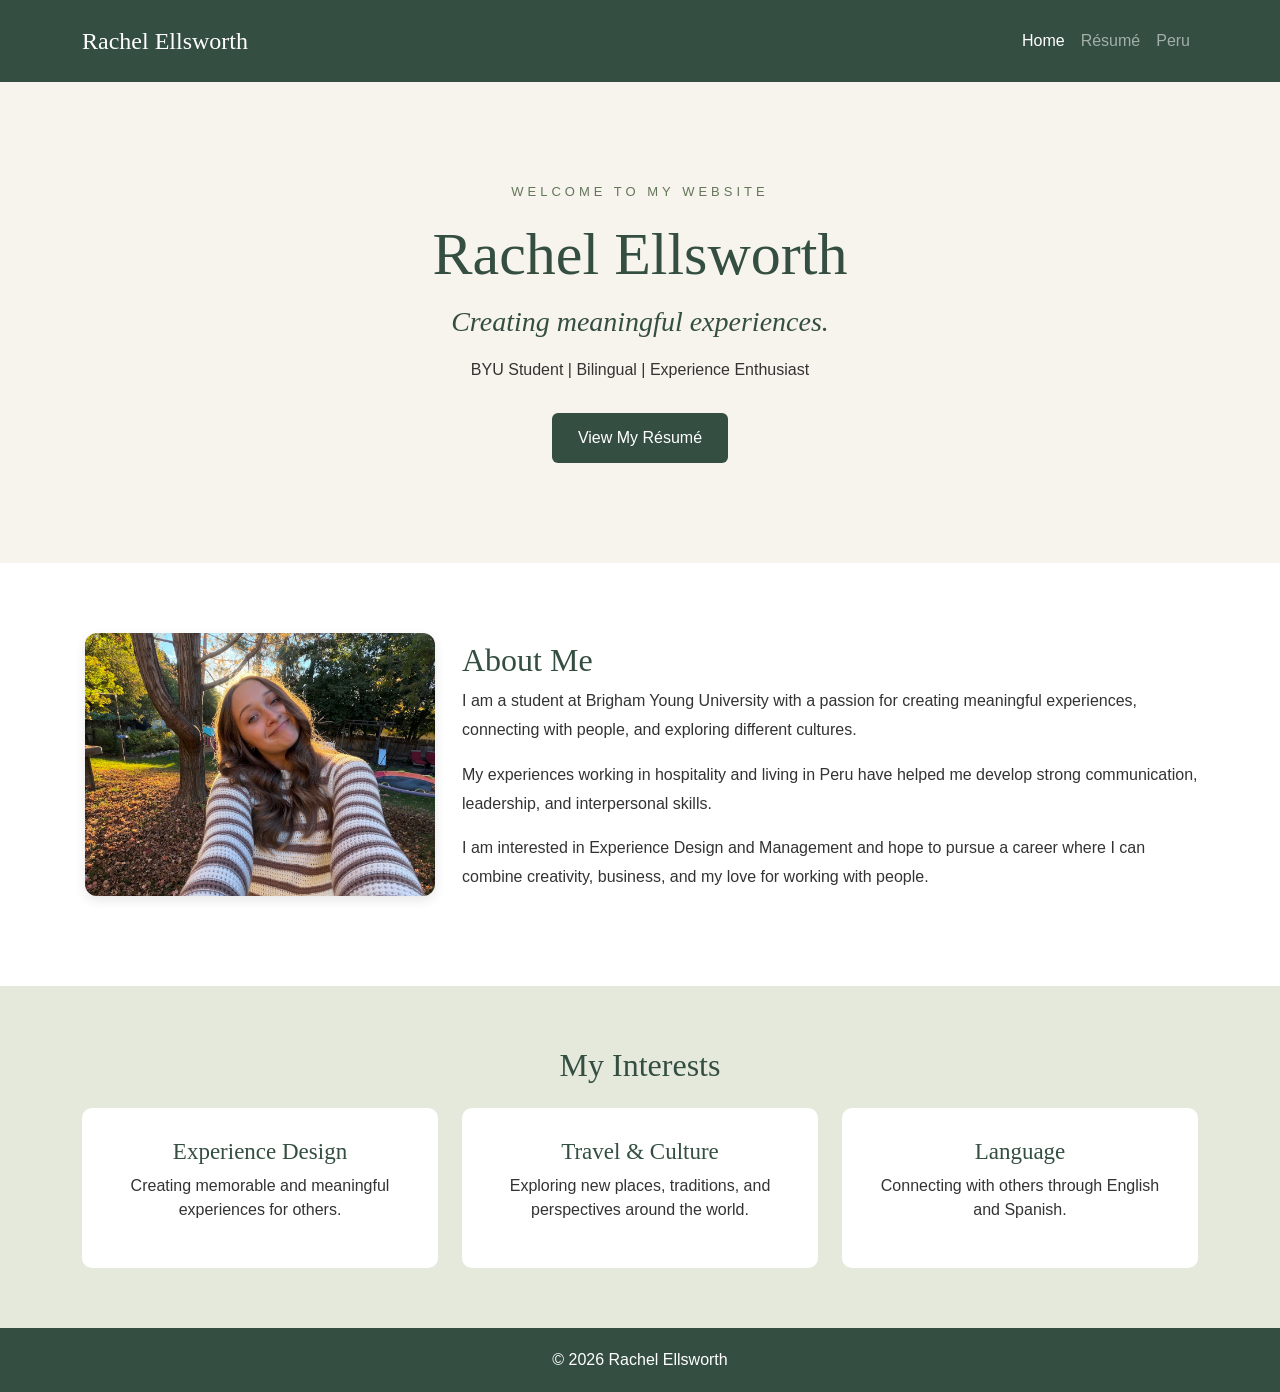
<file: index.html>
<!DOCTYPE html>
<html lang="en">
<head>
    <meta charset="UTF-8">
    <meta name="viewport" content="width=device-width, initial-scale=1.0">
    <title>Rachel Ellsworth | Home</title>

    <!-- Bootstrap -->
    <link href="https://cdn.jsdelivr.net/npm/bootstrap@5.3.3/dist/css/bootstrap.min.css" rel="stylesheet">

    <!-- Custom stylesheet -->
    <link rel="stylesheet" href="css/styles.css">
</head>

<body>

    <!-- Navigation -->
    <nav class="navbar navbar-expand navbar-dark">
        <div class="container">
            <a class="navbar-brand" href="index.html">
                Rachel Ellsworth
            </a>
    <div class="navbar-nav ms-auto">
        <a class="nav-link active" href="index.html">Home</a>
        <a class="nav-link" href="resume.html">Résumé</a>
         <a class="nav-link" href="scratch.html">Peru</a>
    </div>
        </div>
    </nav>

    <!-- Welcome section -->
    <header class="hero text-center">
        <div class="container">
            <p class="subtitle">WELCOME TO MY WEBSITE</p>
            <h1>Rachel Ellsworth</h1>
            <h2>Creating meaningful experiences.</h2>
            <p>BYU Student | Bilingual | Experience Enthusiast</p>
            <a href="resume.html" class="btn custom-btn">
                View My Résumé
            </a>
        </div>
    </header>

    <!-- About me section -->
    <section class="about-section">
        <div class="container">
            <div class="row align-items-center">
                <div class="col-md-4 text-center">
                    <img src="images/profile.jpg" 
                    alt="Rachel Ellsworth" 
                    class="profile-photo">
                </div>

                <div class="col-md-8">
                    <h2>About Me</h2>
                    <p>
                        I am a student at Brigham Young University
                        with a passion for creating meaningful
                        experiences, connecting with people, and
                        exploring different cultures.
                    </p>
                    <p>
                        My experiences working in hospitality and
                        living in Peru have helped me develop
                        strong communication, leadership, and
                        interpersonal skills.
                    </p>
                    <p>
                        I am interested in Experience Design and
                        Management and hope to pursue a career
                        where I can combine creativity, business,
                        and my love for working with people.
                    </p>
                </div>
            </div>
        </div>
    </section>

    <!-- Interests section -->
    <section class="interests-section">
        <div class="container">
            <h2 class="text-center mb-4">My Interests</h2>

            <div class="row g-4">

                <div class="col-md-4">
                    <div class="interest-card">
                        <h3>Experience Design</h3>
                        <p>
                            Creating memorable and meaningful
                            experiences for others.
                        </p>
                    </div>
                </div>

                <div class="col-md-4">
                    <div class="interest-card">
                        <h3>Travel & Culture</h3>
                        <p>
                            Exploring new places, traditions,
                            and perspectives around the world.
                        </p>
                    </div>
                </div>

                <div class="col-md-4">
                    <div class="interest-card">
                        <h3>Language</h3>
                        <p>
                            Connecting with others through
                            English and Spanish.
                        </p>
                    </div>
                </div>

            </div>
        </div>
    </section>

    <!-- Footer -->
    <footer>
        <p>&copy; 2026 Rachel Ellsworth</p>
    </footer>

</body>
</html>
</file>
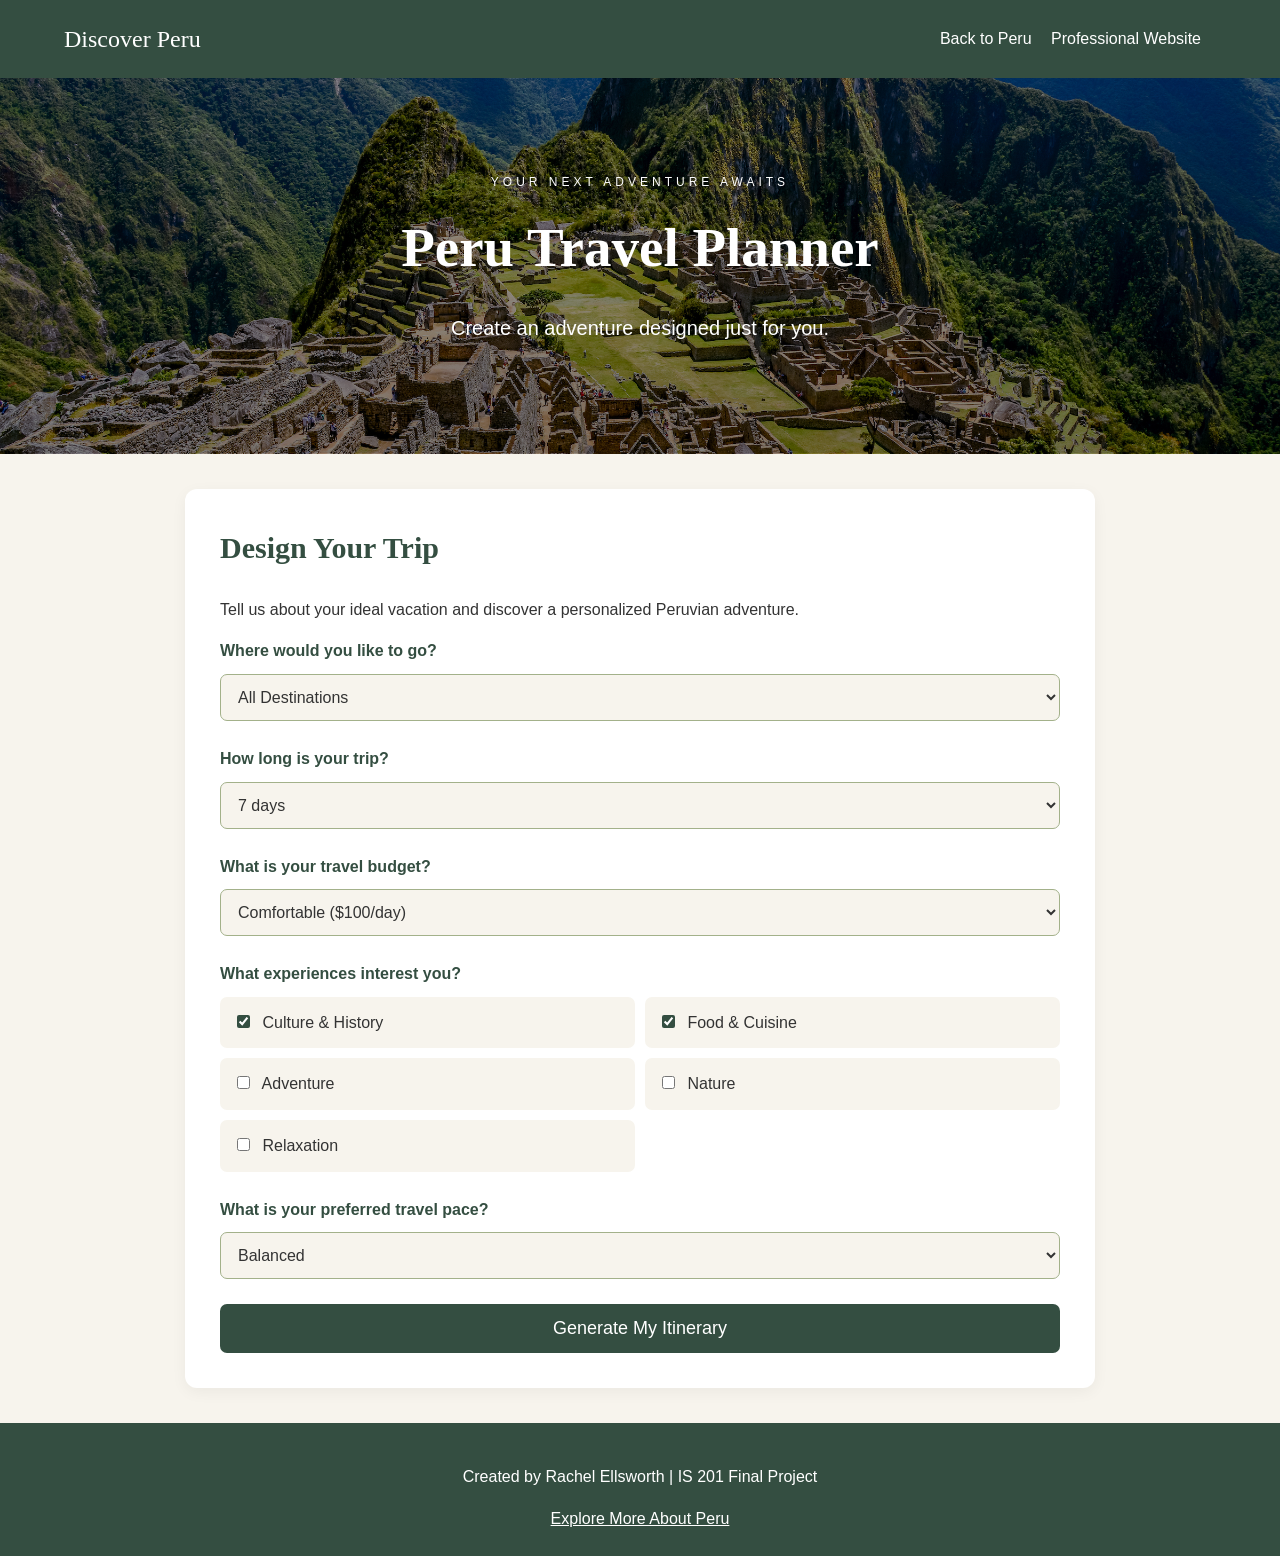
<file: app.html>
<!DOCTYPE html>
<html lang="en">
<head>
    <meta charset="UTF-8">
    <meta name="viewport" content="width=device-width, initial-scale=1.0">
    <title>Discover Peru | Travel Planner</title>

    <style>
        * {
            box-sizing: border-box;
        }

        body {
            margin: 0;
            background-color: #F7F4ED;
            color: #333333;
            font-family: Arial, sans-serif;
            line-height: 1.6;
        }

        h1, h2, h3 {
            font-family: Georgia, serif;
            color: #344E41;
        }

        nav {
            background-color: #344E41;
            padding: 20px 5%;
            display: flex;
            justify-content: space-between;
            align-items: center;
            flex-wrap: wrap;
            gap: 15px;
        }

        nav a {
            color: white;
            text-decoration: none;
            margin-right: 15px;
        }

        nav a:hover {
            text-decoration: underline;
        }

        .brand {
            font-family: Georgia, serif;
            font-size: 24px;
        }

        header {
            background-image: linear-gradient(
                rgba(0, 0, 0, 0.4),
                rgba(0, 0, 0, 0.5)
            ), url("images/machupicchu.jpg");
            background-size: cover;
            background-position: center;
            text-align: center;
            padding: 90px 20px;
            color: white;
        }

        header h1 {
            color: white;
            font-size: 55px;
            margin: 10px 0;
        }

        header p {
            font-size: 20px;
        }

        .subtitle {
            letter-spacing: 4px;
            font-size: 12px;
        }

        .container {
            max-width: 950px;
            margin: 35px auto;
            padding: 0 20px;
        }

        .panel {
            background-color: white;
            padding: 35px;
            border-radius: 12px;
            margin-bottom: 25px;
            box-shadow: 0 4px 15px rgba(0,0,0,0.05);
        }

        .panel h2 {
            margin-top: 0;
            font-size: 30px;
        }

        .field {
            margin-bottom: 25px;
        }

        .field-title {
            display: block;
            font-weight: bold;
            color: #344E41;
            margin-bottom: 10px;
        }

        select {
            width: 100%;
            padding: 13px;
            border: 1px solid #A3B18A;
            border-radius: 7px;
            background-color: #F7F4ED;
            font-size: 16px;
            color: #333333;
        }

        .options {
            display: grid;
            grid-template-columns: repeat(2, 1fr);
            gap: 10px;
        }

        .option {
            background-color: #F7F4ED;
            padding: 13px;
            border-radius: 7px;
            cursor: pointer;
        }

        input[type="checkbox"],
        input[type="radio"] {
            accent-color: #344E41;
            margin-right: 8px;
        }

        button {
            background-color: #344E41;
            color: white;
            border: none;
            border-radius: 7px;
            padding: 14px 24px;
            font-size: 16px;
            cursor: pointer;
        }

        button:hover {
            background-color: #526B4E;
        }

        .generate-button {
            width: 100%;
            font-size: 18px;
        }

        .summary-grid {
            display: grid;
            grid-template-columns: repeat(3, 1fr);
            gap: 15px;
            margin: 25px 0;
        }

        .summary-card {
            background-color: #E4E9DC;
            padding: 20px;
            border-radius: 8px;
            text-align: center;
        }

        .summary-card strong {
            display: block;
            color: #344E41;
            font-size: 25px;
        }

        .day-card {
            background-color: #F7F4ED;
            border-left: 5px solid #A3B18A;
            padding: 20px;
            margin-bottom: 15px;
            border-radius: 8px;
        }

        .day-card h3 {
            margin-top: 0;
        }

        .day-card p {
            margin: 8px 0;
        }

        .budget-row {
            display: flex;
            justify-content: space-between;
            padding: 10px 0;
            border-bottom: 1px solid #DDDDDD;
        }

        .tips {
            background-color: #E4E9DC;
            padding: 20px;
            border-radius: 8px;
            margin: 25px 0;
        }

        .actions {
            display: flex;
            flex-wrap: wrap;
            gap: 10px;
            margin-top: 25px;
        }

        .secondary-button {
            background-color: #A3B18A;
            color: #24382D;
        }

        .note {
            font-size: 13px;
            color: #666666;
        }

        footer {
            background-color: #344E41;
            color: white;
            text-align: center;
            padding: 25px;
        }

        footer a {
            color: white;
        }

        @media (max-width: 650px) {
            header h1 {
                font-size: 38px;
            }

            .options,
            .summary-grid {
                grid-template-columns: 1fr;
            }

            .panel {
                padding: 22px;
            }
        }

        @media print {
            nav, header, footer, #planner-form, .actions {
                display: none !important;
            }

            body {
                background: white;
            }

            .panel {
                box-shadow: none;
                padding: 0;
            }

            .day-card {
                break-inside: avoid;
            }
        }
    </style>
</head>

<body>

    <nav>
        <a class="brand" href="scratch.html">Discover Peru</a>
        <div>
            <a href="scratch.html">Back to Peru</a>
            <a href="index.html">Professional Website</a>
        </div>
    </nav>

    <header>
        <span class="subtitle">YOUR NEXT ADVENTURE AWAITS</span>
        <h1>Peru Travel Planner</h1>
        <p>Create an adventure designed just for you.</p>
    </header>

    <main class="container">

        <form class="panel" id="planner-form">

            <h2>Design Your Trip</h2>
            <p>
                Tell us about your ideal vacation and discover
                a personalized Peruvian adventure.
            </p>

            <div class="field">
                <label class="field-title" for="destination">
                    Where would you like to go?
                </label>

                <select id="destination">
                    <option value="lima">Lima</option>
                    <option value="cusco">Cusco & Sacred Valley</option>
                    <option value="machu">Machu Picchu Region</option>
                    <option value="all" selected>All Destinations</option>
                </select>
            </div>

            <div class="field">
                <label class="field-title" for="days">
                    How long is your trip?
                </label>

                <select id="days">
                    <option value="3">3 days</option>
                    <option value="5">5 days</option>
                    <option value="7" selected>7 days</option>
                    <option value="10">10 days</option>
                    <option value="14">14 days</option>
                </select>
            </div>

            <div class="field">
                <label class="field-title" for="budget">
                    What is your travel budget?
                </label>

                <select id="budget">
                    <option value="50">Budget-friendly ($50/day)</option>
                    <option value="100" selected>Comfortable ($100/day)</option>
                    <option value="200">Luxury ($200/day)</option>
                </select>
            </div>

            <div class="field">
                <span class="field-title">
                    What experiences interest you?
                </span>

                <div class="options">

                    <label class="option">
                        <input type="checkbox" name="interest"
                               value="culture" checked>
                        Culture & History
                    </label>

                    <label class="option">
                        <input type="checkbox" name="interest"
                               value="food" checked>
                        Food & Cuisine
                    </label>

                    <label class="option">
                        <input type="checkbox" name="interest"
                               value="adventure">
                        Adventure
                    </label>

                    <label class="option">
                        <input type="checkbox" name="interest"
                               value="nature">
                        Nature
                    </label>

                    <label class="option">
                        <input type="checkbox" name="interest"
                               value="relaxation">
                        Relaxation
                    </label>

                </div>
            </div>

            <div class="field">
                <label class="field-title" for="pace">
                    What is your preferred travel pace?
                </label>

                <select id="pace">
                    <option value="relaxed">Relaxed</option>
                    <option value="balanced" selected>Balanced</option>
                    <option value="active">Active</option>
                </select>
            </div>

            <button type="submit" class="generate-button">
                Generate My Itinerary
            </button>

        </form>

        <div class="panel" id="results" hidden>
            <h2>Your Personalized Itinerary</h2>
            <div id="summary"></div>
            <div id="itinerary"></div>

            <h2>Estimated Budget</h2>
            <div id="budget-breakdown"></div>

            <p class="note">
                All prices are illustrative estimates in US dollars
                per person, not live travel quotes. International
                flights, intercity transportation, Machu Picchu
                tickets and major tours are not included.
            </p>

            <div class="tips">
                <h3>Helpful Travel Tips</h3>
                <div id="travel-tips"></div>
            </div>

            <div class="actions">
                <button onclick="window.print()">
                    Print My Itinerary
                </button>

                <button class="secondary-button"
                        onclick="resetPlanner()">
                    Start Over
                </button>
            </div>
        </div>

    </main>

    <footer>
        <p>Created by Rachel Ellsworth | IS 201 Final Project</p>
        <a href="scratch.html">Explore More About Peru</a>
    </footer>

    <script>

        // Destination activity database

        const destinations = {

            lima: {
                name: "Lima",

                culture: [
                    "Explore the historic center of Lima",
                    "Visit the Larco Museum",
                    "Discover the artistic streets of Barranco",
                    "Explore the Huaca Pucllana archaeological site"
                ],

                food: [
                    "Try fresh Peruvian ceviche",
                    "Visit a local food market",
                    "Enjoy authentic lomo saltado",
                    "Try a traditional Peruvian cooking class"
                ],

                adventure: [
                    "Take a surfing lesson in Miraflores",
                    "Cycle along the coastal paths",
                    "Explore the city on a guided walking tour"
                ],

                nature: [
                    "Walk along the Miraflores Malecón",
                    "Visit the coastal parks",
                    "Explore the gardens of Parque Kennedy"
                ],

                relaxation: [
                    "Enjoy a coffee overlooking the Pacific Ocean",
                    "Watch the sunset from the coastline",
                    "Spend time exploring local cafés"
                ]
            },

            cusco: {
                name: "Cusco & Sacred Valley",

                culture: [
                    "Explore the Plaza de Armas",
                    "Visit Qorikancha",
                    "Discover the ruins of Sacsayhuamán",
                    "Visit the traditional town of Chinchero",
                    "Explore the historic streets of San Blas"
                ],

                food: [
                    "Explore the San Pedro Market",
                    "Try traditional Andean cuisine",
                    "Enjoy a Peruvian chocolate tasting",
                    "Visit a local family-run restaurant"
                ],

                adventure: [
                    "Explore the Sacred Valley with a local guide",
                    "Visit the terraces of Moray",
                    "Consider a guided Rainbow Mountain trip after acclimatizing"
                ],

                nature: [
                    "Admire the landscapes of the Sacred Valley",
                    "Visit the Maras salt mines",
                    "Enjoy scenic views of the Andes Mountains"
                ],

                relaxation: [
                    "Enjoy a quiet afternoon in San Blas",
                    "Relax at a local café",
                    "Browse traditional artisan shops"
                ]
            },

            machu: {
                name: "Machu Picchu Region",

                culture: [
                    "Visit Machu Picchu with a reserved ticket",
                    "Learn about the history of the Inca civilization",
                    "Explore the town of Aguas Calientes"
                ],

                food: [
                    "Try a local Peruvian restaurant",
                    "Enjoy a traditional Andean meal",
                    "Visit the local market in Aguas Calientes"
                ],

                adventure: [
                    "Explore approved walking trails around town",
                    "Consider a permitted mountain hike with advance reservations",
                    "Take a guided nature walk"
                ],

                nature: [
                    "Enjoy views of the surrounding cloud forest",
                    "Admire the Urubamba River",
                    "Explore the natural scenery around Aguas Calientes"
                ],

                relaxation: [
                    "Enjoy the local thermal baths if open",
                    "Relax at a café surrounded by mountains",
                    "Spend a quiet afternoon in Aguas Calientes"
                ]
            }
        };

        // Generate a destination schedule

        function getSchedule(destination, days) {

            if (destination !== "all") {
                return Array(days).fill(destination);
            }

            if (days < 7) {
                return null;
            }

            const limaDays = Math.max(2, Math.floor(days * 0.3));
            const machuDays = 2;
            const cuscoDays = days - limaDays - machuDays - 1;

            return [
                ...Array(limaDays).fill("lima"),
                ...Array(cuscoDays).fill("cusco"),
                ...Array(machuDays).fill("machu"),
                "cusco"
            ];
        }

        // Select activities based on interests

        function chooseActivities(city, interests, count, used) {

            let pool = [];

            interests.forEach(function(interest) {
                pool.push(...destinations[city][interest]);
            });

            let available = pool.filter(function(activity) {
                return !used.has(activity);
            });

            const selected = [];

            while (selected.length < count && available.length > 0) {

                const index = Math.floor(
                    Math.random() * available.length
                );

                const activity = available.splice(index, 1)[0];

                selected.push(activity);
                used.add(activity);
            }

            return selected;
        }

        // Main itinerary generator

        document.getElementById("planner-form")
            .addEventListener("submit", function(event) {

            event.preventDefault();

            const destination =
                document.getElementById("destination").value;

            const days = Number(
                document.getElementById("days").value
            );

            const dailyBudget = Number(
                document.getElementById("budget").value
            );

            const pace =
                document.getElementById("pace").value;

            let interests = Array.from(
                document.querySelectorAll(
                    'input[name="interest"]:checked'
                )
            ).map(function(input) {
                return input.value;
            });

            if (interests.length === 0) {
                interests = ["culture", "food", "nature"];
            }

            const schedule = getSchedule(destination, days);

            if (!schedule) {
                alert(
                    "For all three destinations, please select " +
                    "at least 7 days to allow time for travel " +
                    "and altitude acclimatization."
                );
                return;
            }

            const activitiesPerDay = {
                relaxed: 1,
                balanced: 2,
                active: 3
            }[pace];

            const total = dailyBudget * days;

            const destinationName = destination === "all"
                ? "Lima, Cusco & Machu Picchu"
                : destinations[destination].name;

            document.getElementById("summary").innerHTML = `
                <p><strong>Destination:</strong> ${destinationName}</p>

                <div class="summary-grid">

                    <div class="summary-card">
                        <strong>${days}</strong>
                        Days
                    </div>

                    <div class="summary-card">
                        <strong>$${dailyBudget}</strong>
                        Daily Budget
                    </div>

                    <div class="summary-card">
                        <strong>$${total.toLocaleString()}</strong>
                        Estimated Total
                    </div>

                </div>
            `;

            let itineraryHTML = "";
            const usedActivities = new Set();
            let machuVisited = false;

            // Build each day of the itinerary

            for (let i = 0; i < days; i++) {

                const city = schedule[i];
                const cityName = destinations[city].name;
                const previousCity = schedule[i - 1];

                let activities = [];

                if (i === 0) {

                    activities = [
                        "Arrive and check into your accommodation",
                        city === "cusco"
                            ? "Rest and begin adjusting to the altitude"
                            : "Enjoy a gentle walk and a local meal"
                    ];

                } else if (i === days - 1) {

                    activities = [
                        city !== previousCity
                            ? "Return to " + cityName
                            : "Enjoy a final breakfast and free time",
                        "Prepare for your onward journey or departure"
                    ];

                } else if (city !== previousCity) {

                    activities = [
                        "Travel to " + cityName,
                        "Check into your accommodation and rest"
                    ];

                    if (city === "cusco") {
                        activities.push(
                            "Take it easy while adjusting to the altitude"
                        );
                    }

                } else if (
                    city === "machu" && !machuVisited
                ) {

                    activities = [
                        "Visit Machu Picchu with an advance reservation",
                        "Enjoy the surrounding mountain scenery"
                    ];

                    machuVisited = true;

                    usedActivities.add(
                        "Visit Machu Picchu with a reserved ticket"
                    );

                } else if (
                    city === "cusco" &&
                    i >= 2 &&
                    schedule[i - 2] !== "cusco"
                ) {

                    activities = [
                        "Enjoy a gentle walk near the Plaza de Armas",
                        "Rest, hydrate and continue acclimatizing"
                    ];

                } else {

                    activities = chooseActivities(
                        city,
                        interests,
                        activitiesPerDay,
                        usedActivities
                    );

                    if (activities.length === 0) {
                        activities = [
                            "Enjoy free time exploring your favorite places"
                        ];
                    }
                }

                itineraryHTML += `
                    <div class="day-card">

                        <h3>Day ${i + 1} — ${cityName}</h3>

                        ${activities.map(function(activity) {
                            return "<p>• " + activity + "</p>";
                        }).join("")}

                    </div>
                `;
            }

            document.getElementById("itinerary").innerHTML =
                itineraryHTML;

            // Estimated spending breakdown

            const accommodation = total * 0.45;
            const food = total * 0.30;
            const transportation = total * 0.15;
            const activities = total * 0.10;

            document.getElementById("budget-breakdown").innerHTML = `

                <div class="budget-row">
                    <span>Accommodation</span>
                    <strong>$${accommodation.toFixed(2)}</strong>
                </div>

                <div class="budget-row">
                    <span>Food</span>
                    <strong>$${food.toFixed(2)}</strong>
                </div>

                <div class="budget-row">
                    <span>Local Transportation</span>
                    <strong>$${transportation.toFixed(2)}</strong>
                </div>

                <div class="budget-row">
                    <span>Everyday Activities</span>
                    <strong>$${activities.toFixed(2)}</strong>
                </div>

                <div class="budget-row">
                    <strong>Total Estimated Budget</strong>
                    <strong>$${total.toFixed(2)}</strong>
                </div>
            `;

            // Destination-specific travel advice

            let tips = [
                "Carry some Peruvian soles for small purchases.",
                "Use reputable transportation providers.",
                "Try local dishes and practice your Spanish.",
                "Check opening hours and travel conditions before your trip."
            ];

            if (destination !== "lima") {

                tips.push(
                    "Allow time to adjust to the altitude before strenuous activities."
                );

                tips.push(
                    "Reserve Machu Picchu tickets and transportation well in advance."
                );
            }

            if (destination === "all") {
                tips.push(
                    "Arrange flights between Lima and Cusco and train or other authorized transport to Machu Picchu."
                );
            }

            document.getElementById("travel-tips").innerHTML =
                "<ul>" + tips.map(function(tip) {
                    return "<li>" + tip + "</li>";
                }).join("") + "</ul>";

            document.getElementById("results").hidden = false;

            document.getElementById("results").scrollIntoView({
                behavior: "smooth"
            });

        });

        // Reset the planner

        function resetPlanner() {

            document.getElementById("planner-form").reset();

            document.getElementById("results").hidden = true;

            document.getElementById("planner-form").scrollIntoView({
                behavior: "smooth"
            });
        }

    </script>

</body>
</html>
</file>
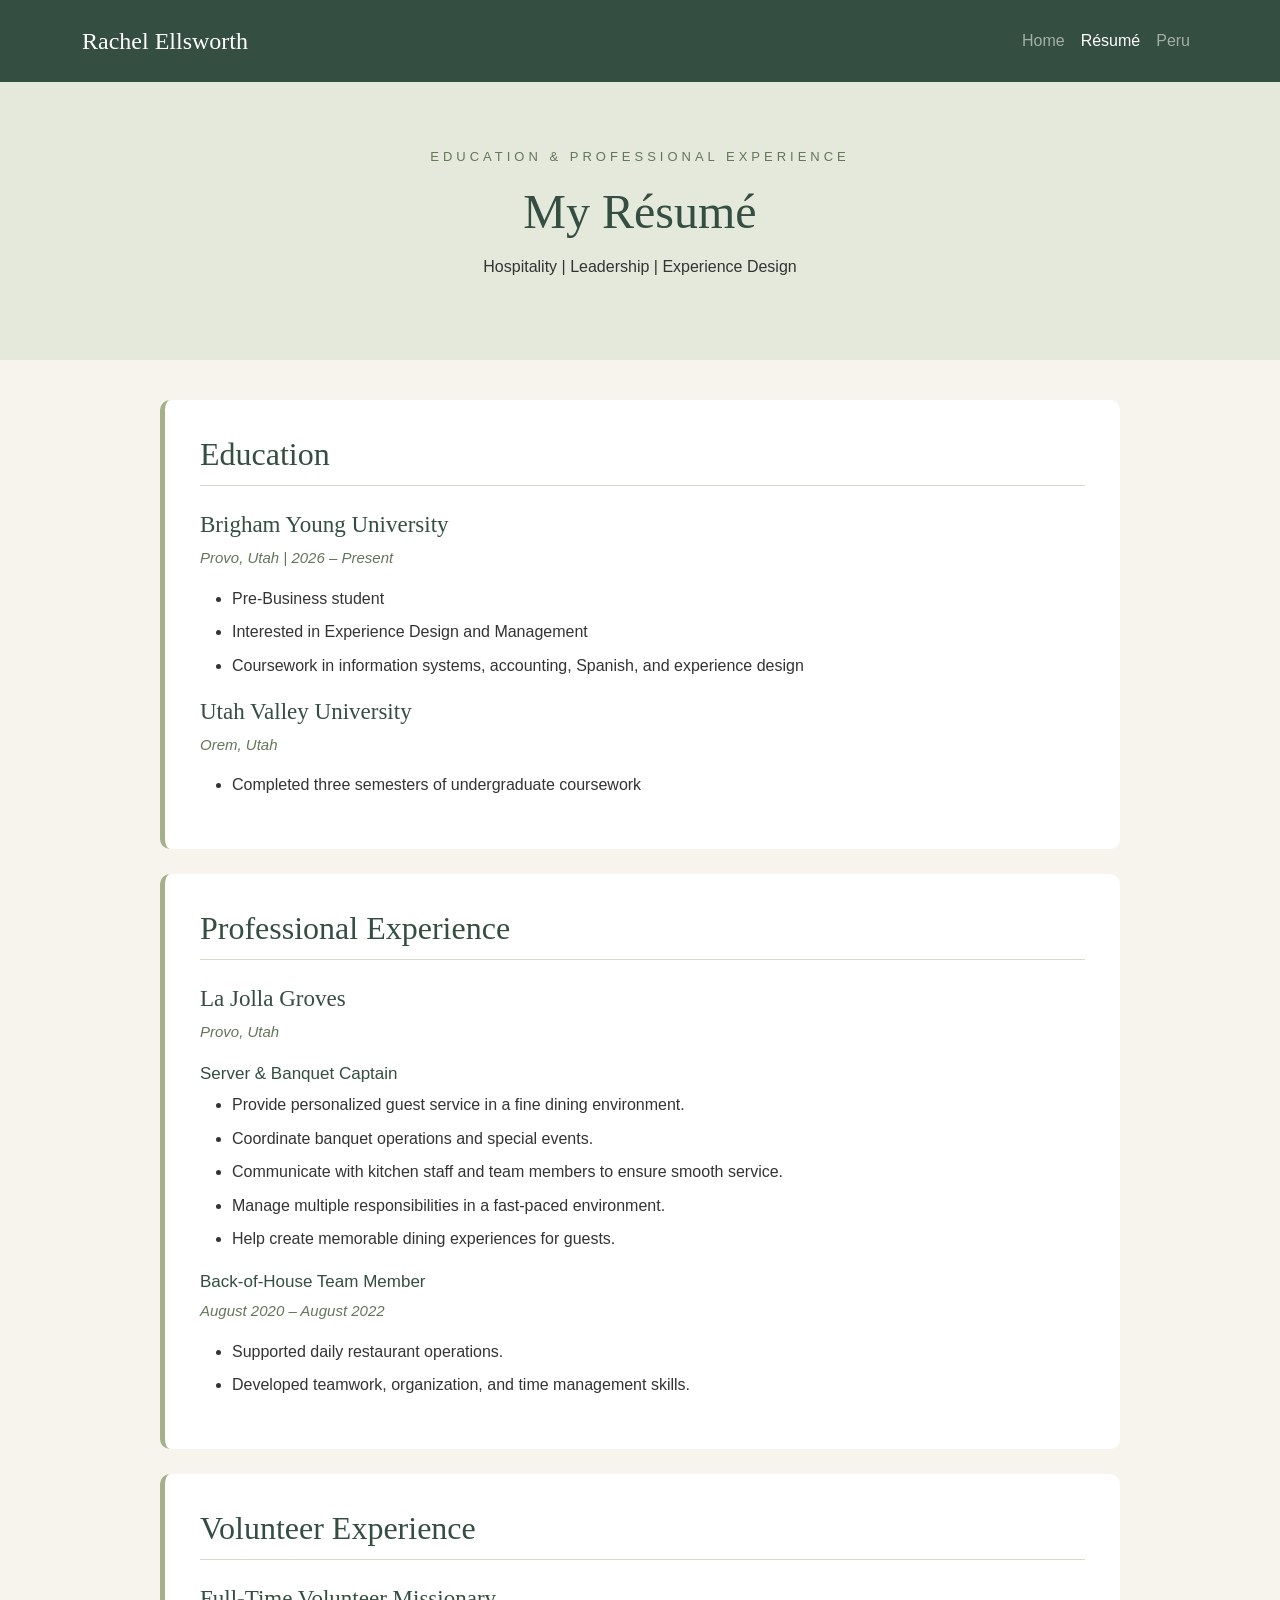
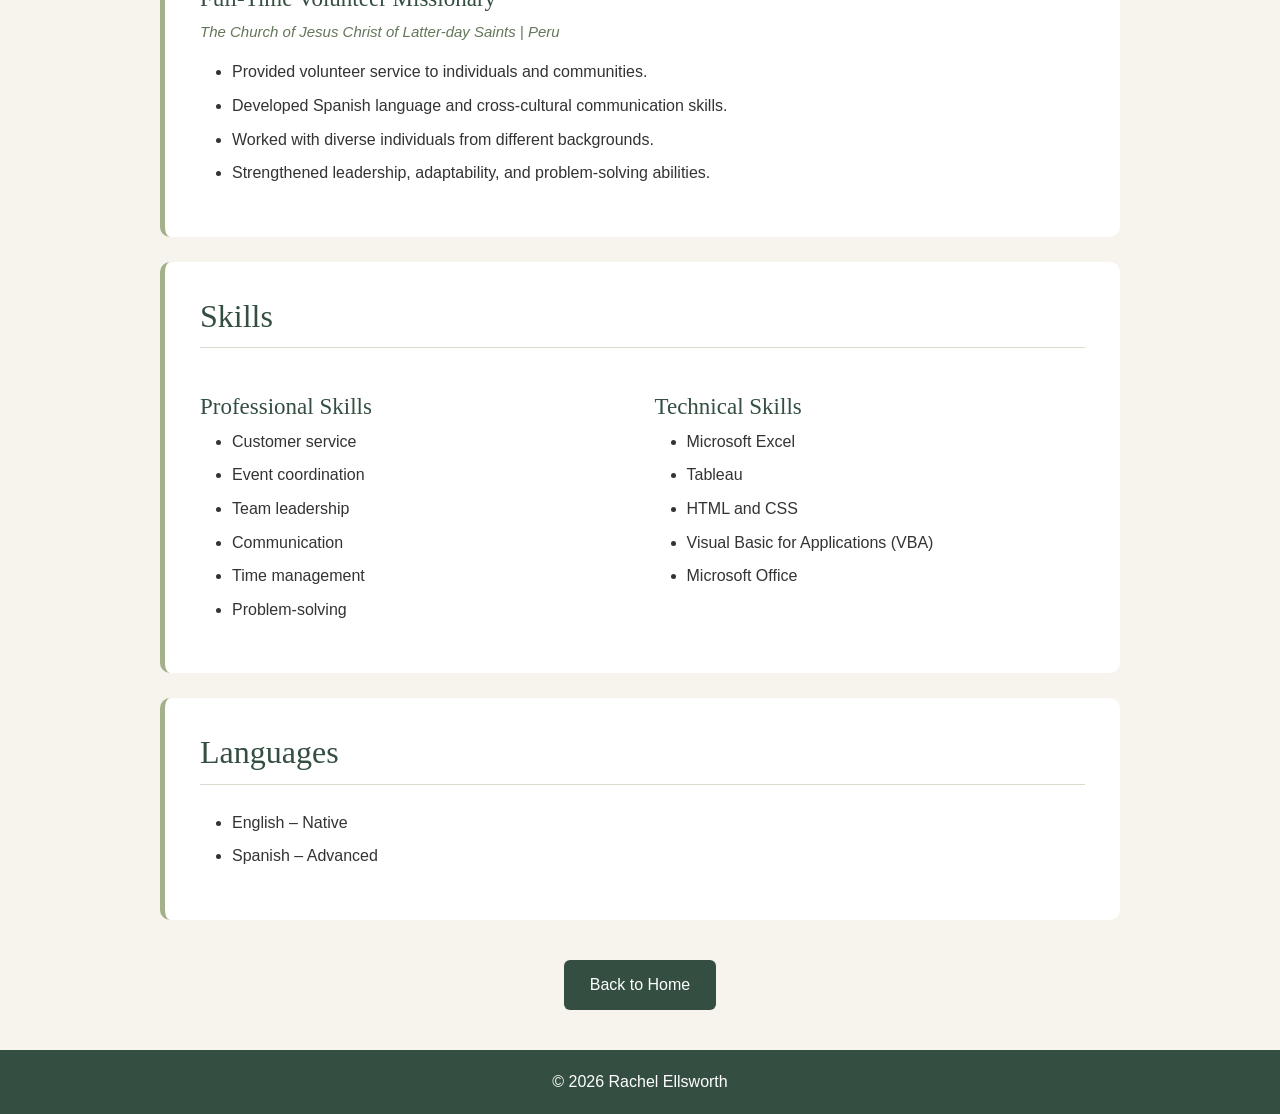
<file: resume.html>
<!DOCTYPE html>
<html lang="en">
<head>
    <meta charset="UTF-8">
    <meta name="viewport" content="width=device-width, initial-scale=1.0">
    <title>Rachel Ellsworth | Resume</title>

    <!-- Bootstrap -->
    <link href="https://cdn.jsdelivr.net/npm/bootstrap@5.3.3/dist/css/bootstrap.min.css" rel="stylesheet">

    <!-- Custom stylesheet -->
    <link rel="stylesheet" href="css/styles.css">
</head>

<body>

    <!-- Navigation -->
    <nav class="navbar navbar-expand navbar-dark">
        <div class="container">
            <a class="navbar-brand" href="index.html">
                Rachel Ellsworth
            </a>
           <div class="navbar-nav ms-auto">
                <a class="nav-link" href="index.html">Home</a>
                <a class="nav-link active" href="resume.html">Résumé</a>
                <a class="nav-link" href="scratch.html">Peru</a>
</div>
        </div>
    </nav>

    <!-- Resume heading -->
    <header class="resume-header text-center">
        <div class="container">
            <p class="subtitle">EDUCATION & PROFESSIONAL EXPERIENCE</p>
            <h1>My Résumé</h1>
            <p>Hospitality | Leadership | Experience Design</p>
        </div>
    </header>

    <main class="resume-container">

        <!-- Education -->
        <section class="resume-section">
            <h2>Education</h2>

            <h3>Brigham Young University</h3>
            <p class="resume-date">Provo, Utah | 2026 – Present</p>
            <ul>
                <li>Pre-Business student</li>
                <li>Interested in Experience Design and Management</li>
                <li>Coursework in information systems, accounting, Spanish, and experience design</li>
            </ul>

            <h3>Utah Valley University</h3>
            <p class="resume-date">Orem, Utah</p>
            <ul>
                <li>Completed three semesters of undergraduate coursework</li>
            </ul>
        </section>

        <!-- Work experience -->
        <section class="resume-section">
            <h2>Professional Experience</h2>

            <h3>La Jolla Groves</h3>
            <p class="resume-date">Provo, Utah</p>

            <h4>Server & Banquet Captain</h4>
            <ul>
                <li>Provide personalized guest service in a fine dining environment.</li>
                <li>Coordinate banquet operations and special events.</li>
                <li>Communicate with kitchen staff and team members to ensure smooth service.</li>
                <li>Manage multiple responsibilities in a fast-paced environment.</li>
                <li>Help create memorable dining experiences for guests.</li>
            </ul>

            <h4>Back-of-House Team Member</h4>
            <p class="resume-date">August 2020 – August 2022</p>
            <ul>
                <li>Supported daily restaurant operations.</li>
                <li>Developed teamwork, organization, and time management skills.</li>
            </ul>
        </section>

        <!-- Volunteer experience -->
        <section class="resume-section">
            <h2>Volunteer Experience</h2>

            <h3>Full-Time Volunteer Missionary</h3>
            <p class="resume-date">The Church of Jesus Christ of Latter-day Saints | Peru</p>
            <ul>
                <li>Provided volunteer service to individuals and communities.</li>
                <li>Developed Spanish language and cross-cultural communication skills.</li>
                <li>Worked with diverse individuals from different backgrounds.</li>
                <li>Strengthened leadership, adaptability, and problem-solving abilities.</li>
            </ul>
        </section>

        <!-- Skills -->
        <section class="resume-section">
            <h2>Skills</h2>

            <div class="row">
                <div class="col-md-6">
                    <h3>Professional Skills</h3>
                    <ul>
                        <li>Customer service</li>
                        <li>Event coordination</li>
                        <li>Team leadership</li>
                        <li>Communication</li>
                        <li>Time management</li>
                        <li>Problem-solving</li>
                    </ul>
                </div>

                <div class="col-md-6">
                    <h3>Technical Skills</h3>
                    <ul>
                        <li>Microsoft Excel</li>
                        <li>Tableau</li>
                        <li>HTML and CSS</li>
                        <li>Visual Basic for Applications (VBA)</li>
                        <li>Microsoft Office</li>
                    </ul>
                </div>
            </div>
        </section>

        <!-- Languages -->
        <section class="resume-section">
            <h2>Languages</h2>
            <ul>
                <li>English – Native</li>
                <li>Spanish – Advanced</li>
            </ul>
        </section>

        <div class="text-center">
            <a href="index.html" class="btn custom-btn">
                Back to Home
            </a>
        </div>

    </main>

    <footer>
        <p>&copy; 2026 Rachel Ellsworth</p>
    </footer>

</body>
</html>
</file>
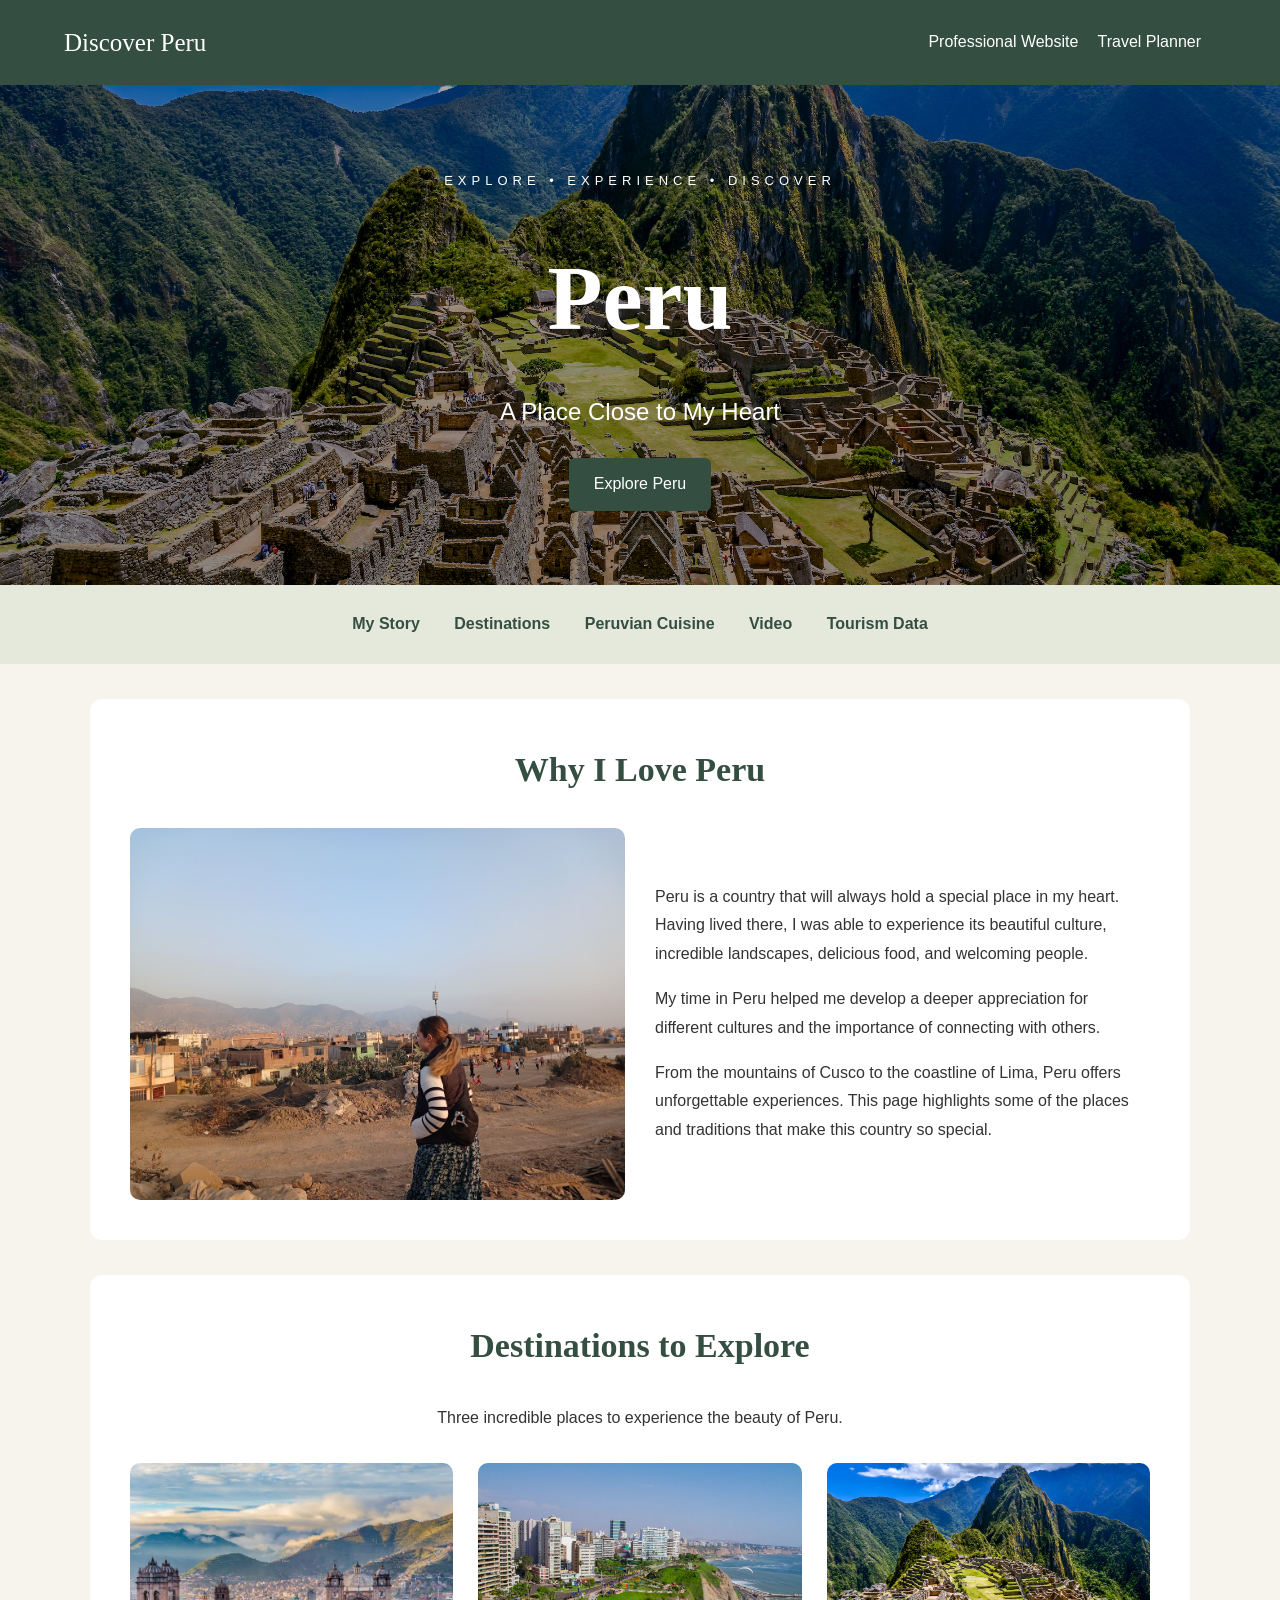
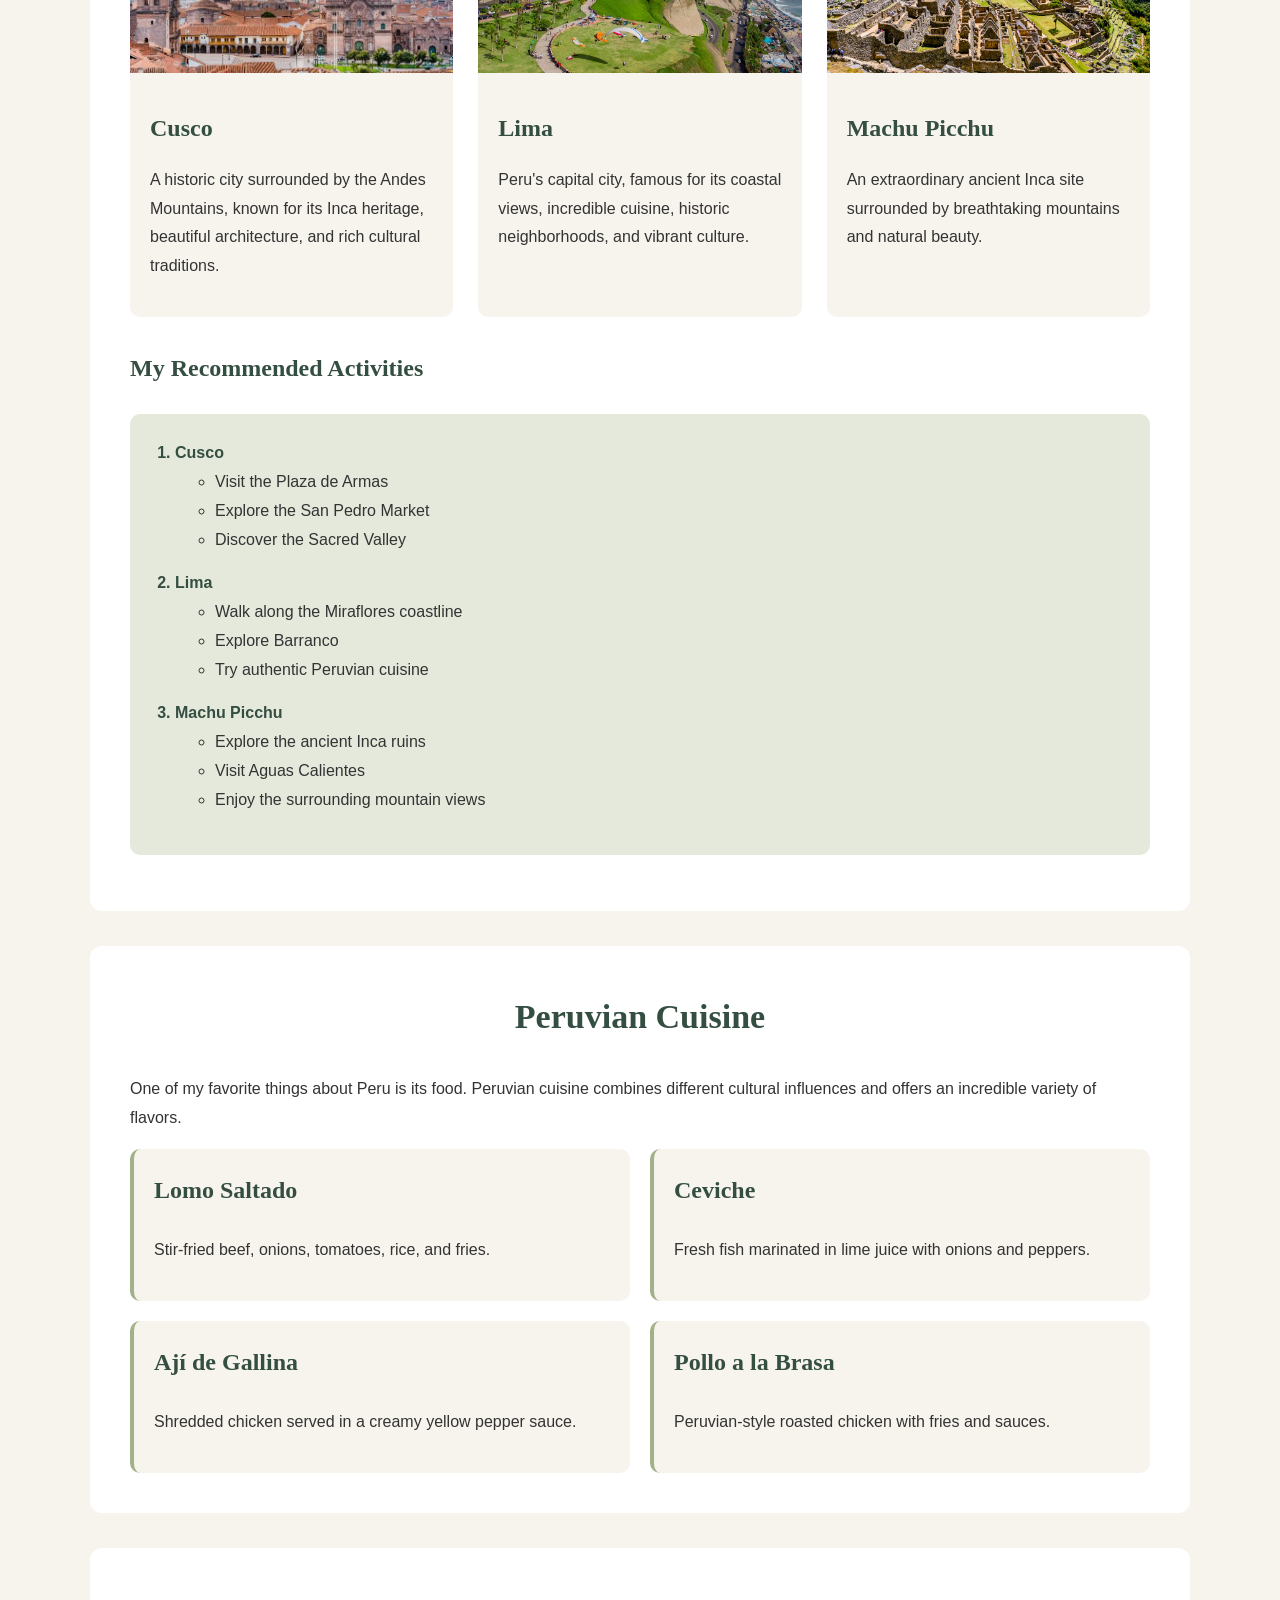
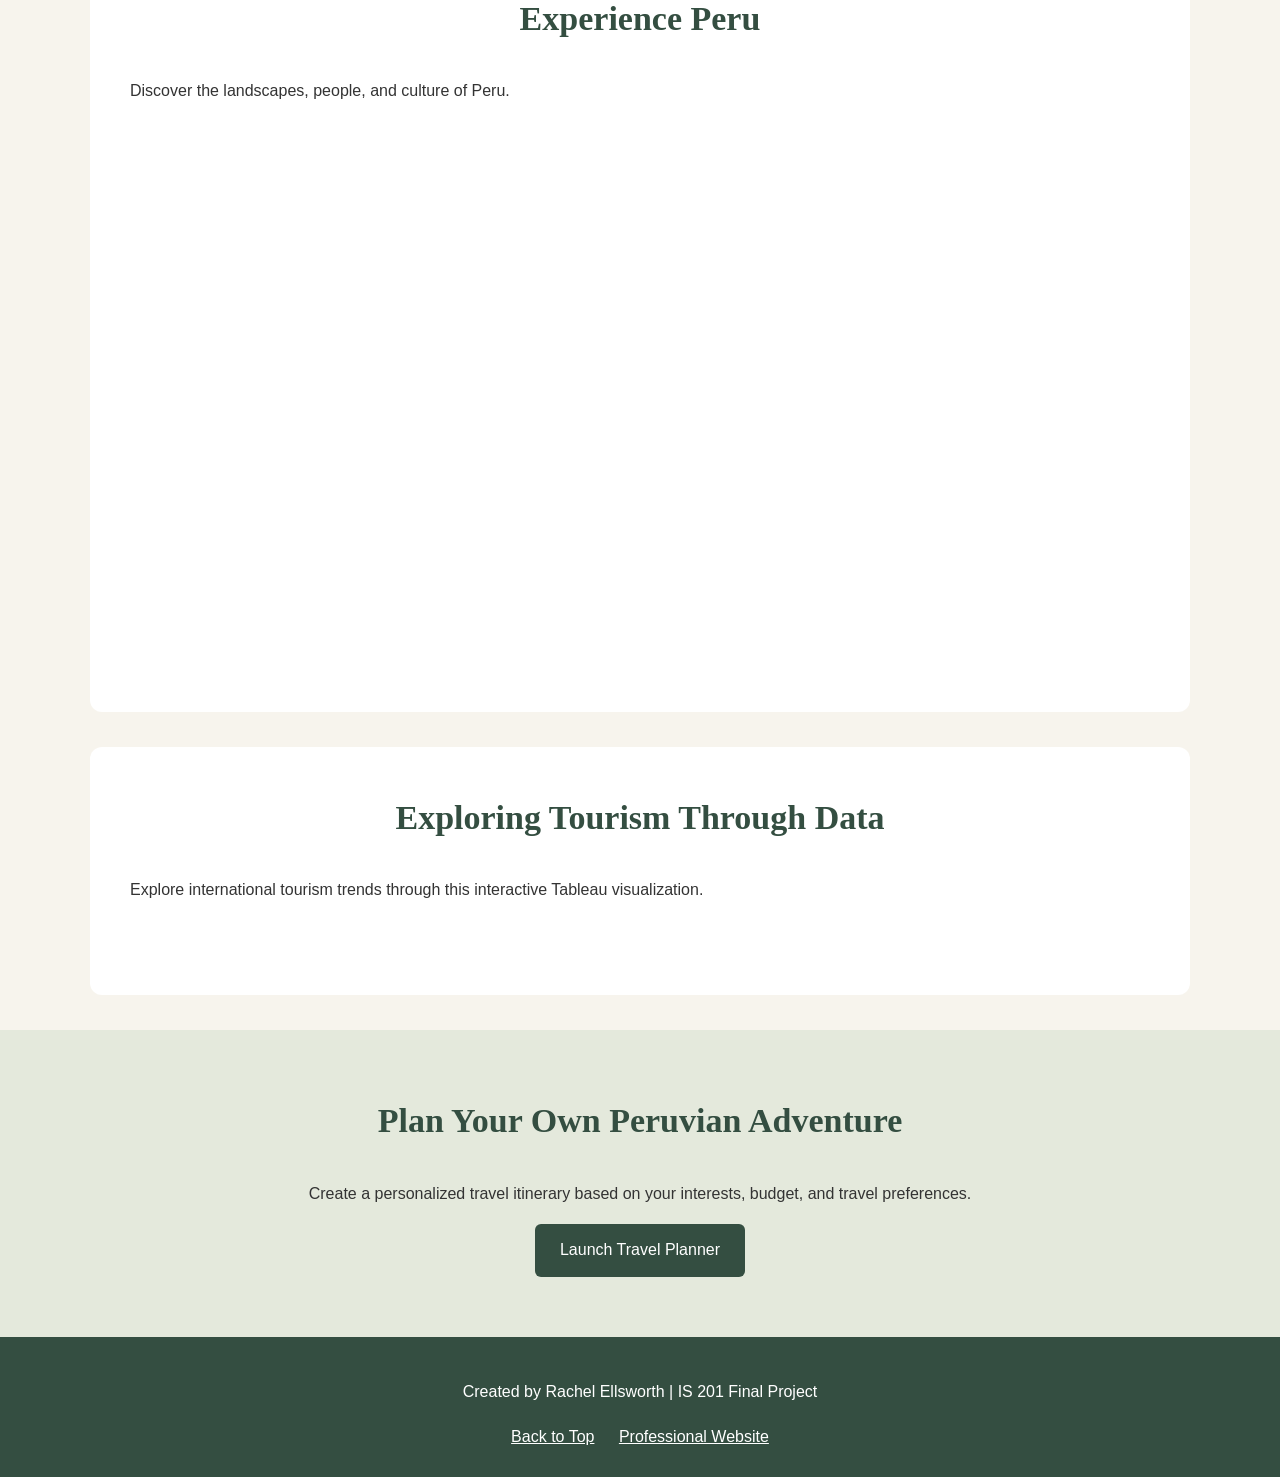
<file: scratch.html>
<!DOCTYPE html>
<html lang="en">
<head>
    <meta charset="UTF-8">
    <meta name="viewport" content="width=device-width, initial-scale=1.0">
    <title>Discover Peru</title>
    <link rel="stylesheet" href="css/scratch.css">
</head>

<body id="top">

    <!-- Navigation -->
    <div class="navigation">
        <a class="brand" href="#top">Discover Peru</a>
        <div>
            <a href="index.html">Professional Website</a>
            <a href="app.html">Travel Planner</a>
        </div>
    </div>

    <!-- Hero section -->
    <div class="hero">
        <div class="hero-content">
            <p class="subtitle">EXPLORE • EXPERIENCE • DISCOVER</p>
            <h1>Peru</h1>
            <p>A Place Close to My Heart</p>
            <a class="button" href="#destinations">Explore Peru</a>
        </div>
    </div>

    <!-- On-page navigation -->
    <div class="section-links">
        <a href="#about">My Story</a>
        <a href="#destinations">Destinations</a>
        <a href="#food">Peruvian Cuisine</a>
        <a href="#video">Video</a>
        <a href="#tableau">Tourism Data</a>
    </div>

    <!-- Personal introduction -->
    <div class="content-section" id="about">
        <h2>Why I Love Peru</h2>

        <div class="story-layout">
            <img src="images/peru.jpg" alt="Landscape in Peru">

            <div>
                <p>
                    Peru is a country that will always hold a special
                    place in my heart. Having lived there, I was able
                    to experience its beautiful culture, incredible
                    landscapes, delicious food, and welcoming people.
                </p>

                <p>
                    My time in Peru helped me develop a deeper
                    appreciation for different cultures and the
                    importance of connecting with others.
                </p>

                <p>
                    From the mountains of Cusco to the coastline of
                    Lima, Peru offers unforgettable experiences.
                    This page highlights some of the places and
                    traditions that make this country so special.
                </p>
            </div>
        </div>
    </div>

    <!-- Destination cards -->
    <div class="content-section" id="destinations">
        <h2>Destinations to Explore</h2>
        <p class="intro">
            Three incredible places to experience the beauty of Peru.
        </p>

        <div class="destination-grid">

            <div class="destination-card">
                <img src="images/cusco.jpg" alt="City of Cusco">
                <h3>Cusco</h3>
                <p>
                    A historic city surrounded by the Andes Mountains,
                    known for its Inca heritage, beautiful architecture,
                    and rich cultural traditions.
                </p>
            </div>

            <div class="destination-card">
                <img src="images/lima.jpg" alt="Coastline of Lima">
                <h3>Lima</h3>
                <p>
                    Peru's capital city, famous for its coastal views,
                    incredible cuisine, historic neighborhoods,
                    and vibrant culture.
                </p>
            </div>

            <div class="destination-card">
                <img src="images/machupicchu.jpg" alt="Machu Picchu">
                <h3>Machu Picchu</h3>
                <p>
                    An extraordinary ancient Inca site surrounded
                    by breathtaking mountains and natural beauty.
                </p>
            </div>

        </div>

        <!-- Required nested list -->
        <h3>My Recommended Activities</h3>

        <ol class="activity-list">
            <li>
                Cusco
                <ul>
                    <li>Visit the Plaza de Armas</li>
                    <li>Explore the San Pedro Market</li>
                    <li>Discover the Sacred Valley</li>
                </ul>
            </li>

            <li>
                Lima
                <ul>
                    <li>Walk along the Miraflores coastline</li>
                    <li>Explore Barranco</li>
                    <li>Try authentic Peruvian cuisine</li>
                </ul>
            </li>

            <li>
                Machu Picchu
                <ul>
                    <li>Explore the ancient Inca ruins</li>
                    <li>Visit Aguas Calientes</li>
                    <li>Enjoy the surrounding mountain views</li>
                </ul>
            </li>
        </ol>
    </div>

    <!-- Peruvian food -->
    <div class="content-section" id="food">
        <h2>Peruvian Cuisine</h2>

        <p>
            One of my favorite things about Peru is its food.
            Peruvian cuisine combines different cultural influences
            and offers an incredible variety of flavors.
        </p>

        <div class="food-grid">
            <div class="food-card">
                <h3>Lomo Saltado</h3>
                <p>Stir-fried beef, onions, tomatoes, rice, and fries.</p>
            </div>

            <div class="food-card">
                <h3>Ceviche</h3>
                <p>Fresh fish marinated in lime juice with onions and peppers.</p>
            </div>

            <div class="food-card">
                <h3>Ají de Gallina</h3>
                <p>Shredded chicken served in a creamy yellow pepper sauce.</p>
            </div>

            <div class="food-card">
                <h3>Pollo a la Brasa</h3>
                <p>Peruvian-style roasted chicken with fries and sauces.</p>
            </div>
        </div>
    </div>

 
    <!-- YouTube video section -->
    <div class="content-section" id="video">
        <h2>Experience Peru</h2>
        <p>Discover the landscapes, people, and culture of Peru.</p>

        <div class="video-container">
            <iframe
                width="560"
                height="315"
                src="https://www.youtube.com/embed/eFaCI0GcvaE?si=9y3N0DbRrTjzxjNi"
                title="YouTube video player"
                frameborder="0"
                allow="accelerometer; autoplay; clipboard-write; encrypted-media; gyroscope; picture-in-picture; web-share"
                referrerpolicy="strict-origin-when-cross-origin"
                allowfullscreen>
            </iframe>
        </div>
    </div>

    <!-- Tableau section -->
    <div class="content-section" id="tableau">
        <h2>Exploring Tourism Through Data</h2>
        <p>
            Explore international tourism trends through
            this interactive Tableau visualization.
        </p>

        <div class="tableau-container">

            <div class="tableauPlaceholder"
                 id="viz1795568799776"
                 style="position: relative">

                <noscript>
                    <a href="https://public.tableau.com/views/Internationaltourism/Internationaltourism">
                        <img alt="International tourism"
                             src="https://public.tableau.com/static/images/In/Internationaltourism/Internationaltourism/1_rss.png"
                             style="border: none">
                    </a>
                </noscript>

                <object class="tableauViz" style="display:none;">
                    <param name="host_url" value="https%3A%2F%2Fpublic.tableau.com%2F">
                    <param name="embed_code_version" value="3">
                    <param name="site_root" value="">
                    <param name="name" value="Internationaltourism/Internationaltourism">
                    <param name="tabs" value="no">
                    <param name="toolbar" value="yes">
                    <param name="static_image" value="https://public.tableau.com/static/images/In/Internationaltourism/Internationaltourism/1.png">
                    <param name="animate_transition" value="yes">
                    <param name="display_static_image" value="yes">
                    <param name="display_spinner" value="yes">
                    <param name="display_overlay" value="yes">
                    <param name="display_count" value="yes">
                    <param name="language" value="en-US">
                </object>

            </div>

            <script type="text/javascript">
                var divElement = document.getElementById('viz1795568799776');
                var vizElement = divElement.getElementsByTagName('object')[0];

                vizElement.style.width = '100%';
                vizElement.style.height = '927px';

                var scriptElement = document.createElement('script');
                scriptElement.src = 'https://public.tableau.com/javascripts/api/viz_v1.js';

                vizElement.parentNode.insertBefore(scriptElement, vizElement);
            </script>

        </div>
    </div>



    <!-- AI application -->
    <div class="planner-section">
        <h2>Plan Your Own Peruvian Adventure</h2>
        <p>
            Create a personalized travel itinerary based on your
            interests, budget, and travel preferences.
        </p>

        <a class="button" href="app.html">
            Launch Travel Planner
        </a>
    </div>

    <!-- Footer -->
    <div class="footer">
        <p>Created by Rachel Ellsworth | IS 201 Final Project</p>
        <a href="#top">Back to Top</a>
        <a href="index.html">Professional Website</a>
    </div>

</body>
</html>
</file>
<file: css/styles.css>
/* General styling */

body {
    background-color: #F7F4ED;
    color: #333333;
    font-family: Arial, sans-serif;
    margin: 0;
}

h1, h2, h3 {
    font-family: Georgia, serif;
    color: #344E41;
}

/* Navigation */

.navbar {
    background-color: #344E41;
    padding: 18px 0;
}

.navbar-brand {
    font-family: Georgia, serif;
    font-size: 24px;
}

/* Welcome section */

.hero {
    background-color: #F7F4ED;
    padding: 100px 20px;
}

.hero h1 {
    font-size: 60px;
    margin-bottom: 15px;
}

.hero h2 {
    font-size: 28px;
    font-style: italic;
    font-weight: normal;
    margin-bottom: 20px;
}

.subtitle {
    color: #64765A;
    letter-spacing: 4px;
    font-size: 13px;
}

/* Buttons */

.custom-btn {
    background-color: #344E41;
    color: white;
    padding: 12px 25px;
    margin-top: 15px;
    border-radius: 6px;
}

.custom-btn:hover {
    background-color: #526B4E;
    color: white;
}

/* About me */

.about-section {
    background-color: white;
    padding: 70px 20px;
}

.about-section p {
    line-height: 1.8;
}

.photo-placeholder {
    background-color: #E4E9DC;
    color: #344E41;
    padding: 100px 20px;
    border-radius: 12px;
    margin-bottom: 20px;
}

/* Interests */

.interests-section {
    background-color: #E4E9DC;
    padding: 60px 20px;
}

.interest-card {
    background-color: white;
    padding: 30px;
    border-radius: 10px;
    text-align: center;
    height: 100%;
}

.interest-card h3 {
    font-size: 23px;
}

/* Footer */

footer {
    background-color: #344E41;
    color: white;
    text-align: center;
    padding: 20px;
}

footer p {
    margin: 0;
}

/* Mobile layout */

@media (max-width: 768px) {
    .hero h1 {
        font-size: 42px;
    }

    .hero h2 {
        font-size: 23px;
    }

    .hero {
        padding: 60px 15px;
    }
}



/* Resume page styling */

.resume-header {
    background-color: #E4E9DC;
    padding: 65px 20px;
}

.resume-header h1 {
    font-size: 48px;
    margin-bottom: 15px;
}

.resume-container {
    max-width: 1000px;
    margin: 40px auto;
    padding: 0 20px;
}

.resume-section {
    background-color: white;
    padding: 35px;
    margin-bottom: 25px;
    border-radius: 10px;
    border-left: 5px solid #A3B18A;
}

.resume-section h2 {
    border-bottom: 1px solid #D5DDCE;
    padding-bottom: 12px;
    margin-bottom: 25px;
}

.resume-section h3 {
    font-size: 23px;
    margin-top: 20px;
}

.resume-section h4 {
    font-size: 17px;
    color: #344E41;
    margin-top: 20px;
}

.resume-date {
    color: #64765A;
    font-style: italic;
    font-size: 15px;
}

.resume-section li {
    margin-bottom: 8px;
    line-height: 1.6;
}
/* Personal profile photograph */

.profile-photo {
    width: 100%;
    max-width: 350px;
    height: auto;
    border-radius: 12px;
    margin-bottom: 20px;
    box-shadow: 0 4px 12px rgba(0, 0, 0, 0.1);
}
</file>
<file: css/scratch.css>
/* General page styling */

html {
    scroll-behavior: smooth;
}

body {
    margin: 0;
    background-color: #F7F4ED;
    color: #333333;
    font-family: Arial, sans-serif;
    line-height: 1.8;
}

h1, h2, h3 {
    font-family: Georgia, serif;
    color: #344E41;
}

h2 {
    font-size: 34px;
    text-align: center;
    margin-top: 0;
}

h3 {
    font-size: 24px;
}

img {
    max-width: 100%;
}

/* Navigation */

.navigation {
    background-color: #344E41;
    padding: 20px 5%;
    display: flex;
    justify-content: space-between;
    align-items: center;
    flex-wrap: wrap;
    gap: 15px;
}

.navigation a {
    color: white;
    text-decoration: none;
    margin-right: 15px;
}

.navigation .brand {
    font-family: Georgia, serif;
    font-size: 25px;
}

.navigation a:hover {
    text-decoration: underline;
}

/* Hero background */

.hero {
    background-image: linear-gradient(
        rgba(0, 0, 0, 0.35),
        rgba(0, 0, 0, 0.45)
    ), url("../images/machupicchu.jpg");

    background-size: cover;
    background-position: center;
    min-height: 500px;
    display: flex;
    align-items: center;
    justify-content: center;
    text-align: center;
    color: white;
}

.hero-content {
    padding: 30px;
}

.hero h1 {
    color: white;
    font-size: 90px;
    margin: 0;
}

.hero p {
    font-size: 24px;
    margin: 10px 0 25px;
}

.hero .subtitle {
    font-size: 13px;
    letter-spacing: 5px;
}

/* Buttons */

.button {
    display: inline-block;
    background-color: #344E41;
    color: white;
    padding: 12px 25px;
    border-radius: 6px;
    text-decoration: none;
}

.button:hover {
    background-color: #526B4E;
}

/* On-page navigation */

.section-links {
    background-color: #E4E9DC;
    padding: 20px;
    text-align: center;
}

.section-links a {
    display: inline-block;
    color: #344E41;
    text-decoration: none;
    margin: 5px 15px;
    font-weight: bold;
}

.section-links a:hover {
    text-decoration: underline;
}

/* Main content sections */

.content-section {
    max-width: 1100px;
    margin: 35px auto;
    padding: 40px;
    background-color: white;
    border-radius: 12px;
    box-sizing: border-box;
}

.intro {
    text-align: center;
}

/* Personal story */

.story-layout {
    display: grid;
    grid-template-columns: 1fr 1fr;
    gap: 30px;
    align-items: center;
}

.story-layout img {
    width: 100%;
    border-radius: 10px;
}

/* Destination cards */

.destination-grid {
    display: grid;
    grid-template-columns: repeat(3, 1fr);
    gap: 25px;
    margin: 30px 0;
}

.destination-card {
    background-color: #F7F4ED;
    border-radius: 10px;
    overflow: hidden;
}

.destination-card img {
    width: 100%;
    height: 210px;
    object-fit: cover;
}

.destination-card h3 {
    padding: 0 20px;
    margin-bottom: 5px;
}

.destination-card p {
    padding: 0 20px 20px;
}

/* Nested activity list */

.activity-list {
    background-color: #E4E9DC;
    padding: 25px 45px;
    border-radius: 10px;
}

.activity-list > li {
    font-weight: bold;
    color: #344E41;
    margin-bottom: 15px;
}

.activity-list ul {
    font-weight: normal;
    color: #333333;
}

/* Peruvian cuisine */

.food-grid {
    display: grid;
    grid-template-columns: repeat(2, 1fr);
    gap: 20px;
}

.food-card {
    background-color: #F7F4ED;
    padding: 20px;
    border-radius: 10px;
    border-left: 4px solid #A3B18A;
}

.food-card h3 {
    margin-top: 0;
}

/* Media sections */

.media-placeholder {
    background-color: #E4E9DC;
    padding: 80px 20px;
    text-align: center;
    color: #344E41;
    border-radius: 10px;
}

/* Travel planner */

.planner-section {
    background-color: #E4E9DC;
    text-align: center;
    padding: 60px 20px;
}

/* Footer */

.footer {
    background-color: #344E41;
    color: white;
    padding: 25px;
    text-align: center;
}

.footer a {
    color: white;
    margin: 10px;
}

/* Responsive layout for smaller screens */

@media (max-width: 768px) {
    .hero {
        min-height: 350px;
    }

    .hero h1 {
        font-size: 60px;
    }

    .destination-grid,
    .story-layout,
    .food-grid {
        grid-template-columns: 1fr;
    }

    .content-section {
        margin: 20px 15px;
        padding: 25px;
    }
}
/* Responsive YouTube video */

.video-container {
    width: 100%;
    max-width: 900px;
    margin: 25px auto;
    aspect-ratio: 16 / 9;
}

.video-container iframe {
    width: 100%;
    height: 100%;
    border: none;
    border-radius: 10px;
}/* Interactive Tableau visualization */

.tableau-container {
    width: 100%;
    margin: 25px auto;
    overflow-x: auto;
    border-radius: 10px;
}

.tableau-container iframe {
    max-width: 100%;
}
</file>
